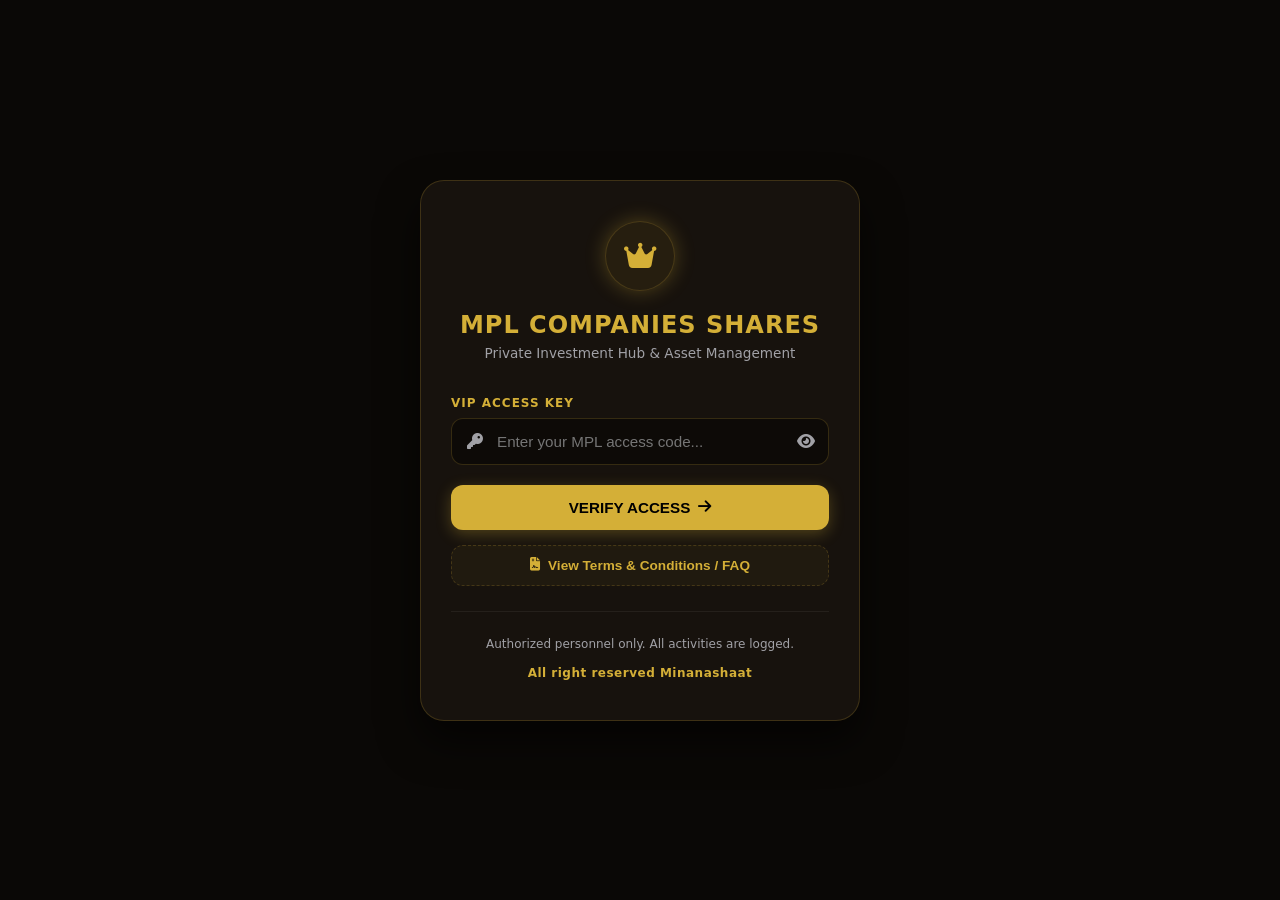
<file: index.html>
<!DOCTYPE html>
<html lang="en">
<head>
    <meta charset="UTF-8">
    <meta name="viewport" content="width=device-width, initial-scale=1.0">
    <title>MPL Companies Shares | Login</title>
    <link rel="stylesheet" href="https://cdnjs.cloudflare.com/ajax/libs/font-awesome/6.4.0/css/all.min.css">
    <style>
        :root {
            --bg-dark: #0a0806;
            --panel-bg: #120e0a;
            --card-bg: rgba(26, 21, 16, 0.85);
            --gold: #d4af37;
            --gold-glow: rgba(212, 175, 55, 0.3);
            --text-main: #f5f5f7;
            --text-muted: #a1a1a6;
            --border: rgba(212, 175, 55, 0.2);
        }

        * { box-sizing: border-box; margin: 0; padding: 0; -webkit-tap-highlight-color: transparent; }
        body { 
            background-color: var(--bg-dark); 
            color: var(--text-main); 
            font-family: system-ui, -apple-system, sans-serif; 
            min-height: 100vh;
            display: flex;
            align-items: center;
            justify-content: center;
            padding: 20px;
        }

        .login-card {
            background: var(--card-bg);
            border: 1px solid var(--border);
            border-radius: 24px;
            padding: 40px 30px;
            width: 100%;
            max-width: 440px;
            text-align: center;
            box-shadow: 0 20px 40px rgba(0, 0, 0, 0.6);
            backdrop-filter: blur(10px);
        }

        .crown-icon {
            width: 70px;
            height: 70px;
            background: rgba(212, 175, 55, 0.08);
            border: 1px solid var(--border);
            border-radius: 50%;
            display: flex;
            align-items: center;
            justify-content: center;
            margin: 0 auto 20px auto;
            color: var(--gold);
            font-size: 1.8rem;
            box-shadow: 0 0 20px var(--gold-glow);
        }

        .brand-title {
            font-size: 1.5rem;
            font-weight: 800;
            color: var(--gold);
            letter-spacing: 1px;
            margin-bottom: 6px;
        }

        .brand-subtitle {
            font-size: 0.85rem;
            color: var(--text-muted);
            margin-bottom: 35px;
        }

        .input-group {
            margin-bottom: 20px;
            text-align: left;
        }

        .input-group label {
            display: block;
            font-size: 0.75rem;
            text-transform: uppercase;
            letter-spacing: 1px;
            color: var(--gold);
            margin-bottom: 8px;
            font-weight: 700;
        }

        .input-wrapper {
            position: relative;
            display: flex;
            align-items: center;
        }

        .input-wrapper i.fa-key {
            position: absolute;
            left: 16px;
            color: var(--text-muted);
            z-index: 2;
        }

        .input-wrapper input {
            width: 100%;
            background: rgba(0, 0, 0, 0.4);
            border: 1px solid var(--border);
            border-radius: 12px;
            padding: 14px 45px 14px 45px;
            color: #fff;
            font-size: 0.95rem;
            outline: none;
            transition: border-color 0.3s ease;
        }

        .input-wrapper input:focus {
            border-color: var(--gold);
            box-shadow: 0 0 10px var(--gold-glow);
        }

        .toggle-password {
            position: absolute;
            right: 14px;
            background: none;
            border: none;
            color: var(--text-muted);
            cursor: pointer;
            font-size: 1rem;
            z-index: 2;
            height: 100%;
            display: flex;
            align-items: center;
        }
        .toggle-password:hover {
            color: var(--gold);
        }

        .btn-verify {
            width: 100%;
            background: var(--gold);
            color: #000;
            border: none;
            padding: 14px;
            border-radius: 12px;
            font-weight: 700;
            font-size: 0.95rem;
            cursor: pointer;
            display: flex;
            align-items: center;
            justify-content: center;
            gap: 8px;
            transition: opacity 0.3s ease, transform 0.2s ease;
            margin-top: 10px;
            box-shadow: 0 4px 15px var(--gold-glow);
        }

        .btn-verify:hover {
            opacity: 0.9;
            transform: translateY(-1px);
        }

        .btn-terms {
            width: 100%;
            background: rgba(212, 175, 55, 0.05);
            border: 1px dashed var(--border);
            color: var(--gold);
            padding: 12px;
            border-radius: 12px;
            font-weight: 600;
            font-size: 0.85rem;
            cursor: pointer;
            display: flex;
            align-items: center;
            justify-content: center;
            gap: 8px;
            margin-top: 15px;
            transition: all 0.3s ease;
            text-decoration: none;
        }

        .btn-terms:hover {
            background: rgba(212, 175, 55, 0.12);
            border-color: var(--gold);
            box-shadow: 0 0 10px rgba(212, 175, 55, 0.15);
        }

        .divider {
            height: 1px;
            background: rgba(255, 255, 255, 0.06);
            margin: 25px 0;
        }

        .footer-note {
            font-size: 0.75rem;
            color: var(--text-muted);
            margin-bottom: 15px;
        }

        .copyright-text {
            font-size: 0.75rem;
            color: var(--gold);
            font-weight: 600;
            letter-spacing: 0.5px;
        }

        .modal-overlay {
            display: none;
            position: fixed;
            top: 0; left: 0; right: 0; bottom: 0;
            background: rgba(0,0,0,0.8);
            backdrop-filter: blur(5px);
            z-index: 3000;
            align-items: center;
            justify-content: center;
            padding: 20px;
        }
        .modal-overlay.active { display: flex; }
        .modal-card {
            background: var(--panel-bg);
            border: 1px solid var(--gold);
            border-radius: 20px;
            max-width: 550px;
            width: 100%;
            max-height: 85vh;
            display: flex;
            flex-direction: column;
            overflow: hidden;
            box-shadow: 0 10px 30px rgba(0,0,0,0.8);
        }
        .modal-header {
            padding: 20px;
            border-bottom: 1px solid var(--border);
            display: flex;
            align-items: center;
            justify-content: space-between;
        }
        .modal-header h3 { color: var(--gold); font-size: 1.1rem; display: flex; align-items: center; gap: 8px; }
        .modal-close { background: none; border: none; color: #fff; font-size: 1.2rem; cursor: pointer; }
        
        .modal-body {
            padding: 20px;
            overflow-y: auto;
            text-align: left;
        }

        .faq-item { 
            background: rgba(0,0,0,0.3); 
            border: 1px solid var(--border); 
            border-radius: 10px; 
            margin-bottom: 12px; 
            overflow: hidden; 
            transition: border-color 0.3s ease; 
        }
        .faq-item:hover { border-color: var(--gold); }
        .faq-question { 
            padding: 14px 16px; 
            font-size: 0.95rem; 
            font-weight: 600; 
            cursor: pointer; 
            display: flex; 
            justify-content: space-between; 
            align-items: center; 
            user-select: none; 
            color: #fff; 
        }
        .faq-question::after { 
            content: '+'; 
            font-size: 1.2rem; 
            color: var(--gold); 
            transition: transform 0.3s ease; 
        }
        .faq-item.active .faq-question::after { 
            transform: rotate(45deg); 
        }
        .faq-answer { 
            max-height: 0; 
            overflow: hidden; 
            transition: max-height 0.3s ease-out, padding 0.3s ease; 
            padding: 0 16px; 
            color: var(--text-muted); 
            line-height: 1.6; 
            font-size: 0.85rem; 
            border-top: 1px solid transparent; 
        }
        .faq-item.active .faq-answer { 
            max-height: 300px; 
            padding: 14px 16px; 
            border-top-color: var(--border); 
        }
    </style>
</head>
<body>

    <div class="login-card">
        <div class="crown-icon">
            <i class="fa-solid fa-crown"></i>
        </div>
        
        <div class="brand-title">MPL COMPANIES SHARES</div>
        <div class="brand-subtitle">Private Investment Hub & Asset Management</div>

        <div class="input-group">
            <label>VIP Access Key</label>
            <div class="input-wrapper">
                <i class="fa-solid fa-key"></i>
                <input type="password" id="access-code" placeholder="Enter your MPL access code...">
                <button type="button" class="toggle-password" onclick="togglePasswordVisibility()">
                    <i class="fa-solid fa-eye" id="eye-icon"></i>
                </button>
            </div>
        </div>

        <button class="btn-verify" onclick="verifyAccess()">
            <span>VERIFY ACCESS</span>
            <i class="fa-solid fa-arrow-right"></i>
        </button>

        <button class="btn-terms" onclick="openTermsModal()">
            <i class="fa-solid fa-file-contract"></i>
            <span>View Terms & Conditions / FAQ</span>
        </button>

        <div class="divider"></div>

        <div class="footer-note">Authorized personnel only. All activities are logged.</div>
        
        <div>
            <div class="copyright-text">All right reserved Minanashaat</div>
        </div>
    </div>

    <div class="modal-overlay" id="termsModal">
        <div class="modal-card">
            <div class="modal-header">
                <h3><i class="fa-solid fa-file-contract"></i> Terms & Conditions / FAQ</h3>
                <button class="modal-close" onclick="closeTermsModal()"><i class="fa-solid fa-xmark"></i></button>
            </div>
            <div class="modal-body">
                <div class="faq-item">
                    <div class="faq-question">1. How many shares are available?</div>
                    <div class="faq-answer">The company consists of a total of 120 shares, and only 60 shares are offered for sale to investors.</div>
                </div>
                <div class="faq-item">
                    <div class="faq-question">2. What are the benefits of being a top shareholder? (Top 3 Managers)</div>
                    <div class="faq-answer">The top 3 shareholders holding the highest number of shares in the company will be granted Manager status, giving them special authority and involvement in the company's strategic decisions.</div>
                </div>
                <div class="faq-item">
                    <div class="faq-question">3. How do dividend payouts work, and are there any fees?</div>
                    <div class="faq-answer">Profits are transferred on a monthly basis. The net profit per share will have a 7% bank transfer fee deducted from it before the final amount is sent to the shareholder.</div>
                </div>
                <div class="faq-item">
                    <div class="faq-question">4. Can I get a refund or return my shares directly to the company?</div>
                    <div class="faq-answer">No, the company does not offer cash refunds or buy back shares directly. Once shares are purchased, they cannot be returned for cash. If you wish to exit the company or liquidate your investment, you can freely sell your shares to other players through the platform's internal shares market.</div>
                </div>
                <div class="faq-item">
                    <div class="faq-question">5. Will I have access to financial reports?</div>
                    <div class="faq-answer">Yes! Every shareholder receives access to a dedicated dashboard to track revenues, expenses, and profits in real time.</div>
                </div>
                <div class="faq-item">
                    <div class="faq-question">6. Can I sell my shares?</div>
                    <div class="faq-answer">Yes, you can freely buy and sell your shares through the platform's internal shares market whenever you want.</div>
                </div>
                <div class="faq-item">
                    <div class="faq-question">7. Are profits guaranteed?</div>
                    <div class="faq-answer">Profits depend entirely on the company's actual market performance and operational success; therefore, returns can vary from month to month.</div>
                </div>
            </div>
        </div>
    </div>

    <script>
        const SPREADSHEET_BASE = "https://docs.google.com/spreadsheets/d/11-u2UCKiW1VmYhm3X8MhD_f4PhyfdXi0DtJG41zdHT8/gviz/tq?tqx=out:json";

        function togglePasswordVisibility() {
            const input = document.getElementById('access-code');
            const eye = document.getElementById('eye-icon');
            if (input.type === 'password') {
                input.type = 'text';
                eye.classList.remove('fa-eye');
                eye.classList.add('fa-eye-slash');
            } else {
                input.type = 'password';
                eye.classList.remove('fa-eye-slash');
                eye.classList.add('fa-eye');
            }
        }

        function openTermsModal() {
            document.getElementById('termsModal').classList.add('active');
        }

        function closeTermsModal() {
            document.getElementById('termsModal').classList.remove('active');
        }

        window.onclick = function(event) {
            const modal = document.getElementById('termsModal');
            if (event.target === modal) {
                closeTermsModal();
            }
        }

        document.addEventListener("DOMContentLoaded", () => {
            const faqItems = document.querySelectorAll('.faq-item');
            faqItems.forEach(item => {
                const question = item.querySelector('.faq-question');
                question.addEventListener('click', () => {
                    faqItems.forEach(otherItem => {
                        if (otherItem !== item) {
                            otherItem.classList.remove('active');
                        }
                    });
                    item.classList.toggle('active');
                });
            });
        });

        async function verifyAccess() {
            const code = document.getElementById('access-code').value.trim();
            if (!code) return alert("Please enter your access code.");
            
            // التحقق من كود الأدمن أو الكود العام الافتراضي MPL2026
            if (code === "MOCCA2026ADMIN" || code === "MPL2026") {
                localStorage.setItem('mocha_auth', 'true');
                localStorage.setItem('user_role', code === "MOCCA2026ADMIN" ? 'admin' : 'investor');
                if(code === "MPL2026") {
                    localStorage.setItem('investor_name', 'General Access');
                    localStorage.setItem('investor_shares', '0');
                }
                window.location.href = 'dashboard.html';
                return;
            }

            try {
                const res = await fetch(`${SPREADSHEET_BASE}&sheet=Investors`);
                const text = await res.text();
                const json = JSON.parse(text.substr(47).slice(0, -2));
                
                let found = false;
                if(json.table && json.table.rows) {
                    json.table.rows.forEach((r, i) => {
                        if(i > 0 && r.c) {
                            const name = r.c[0] ? r.c[0].v : "";
                            const key = r.c[2] ? String(r.c[2].v) : "";
                            const shares = r.c[1] ? r.c[1].v : 0;
                            
                            if(key === code) {
                                found = true;
                                localStorage.setItem('mocha_auth', 'true');
                                localStorage.setItem('user_role', 'investor');
                                localStorage.setItem('investor_name', name);
                                localStorage.setItem('investor_shares', shares);
                            }
                        }
                    });
                }

                if(found) {
                    window.location.href = 'dashboard.html';
                } else {
                    alert("Invalid Access Code. Please check your key.");
                }
            } catch(e) {
                alert("Connection error while verifying access key.");
            }
        }
    </script>
</body>
</html>
</file>
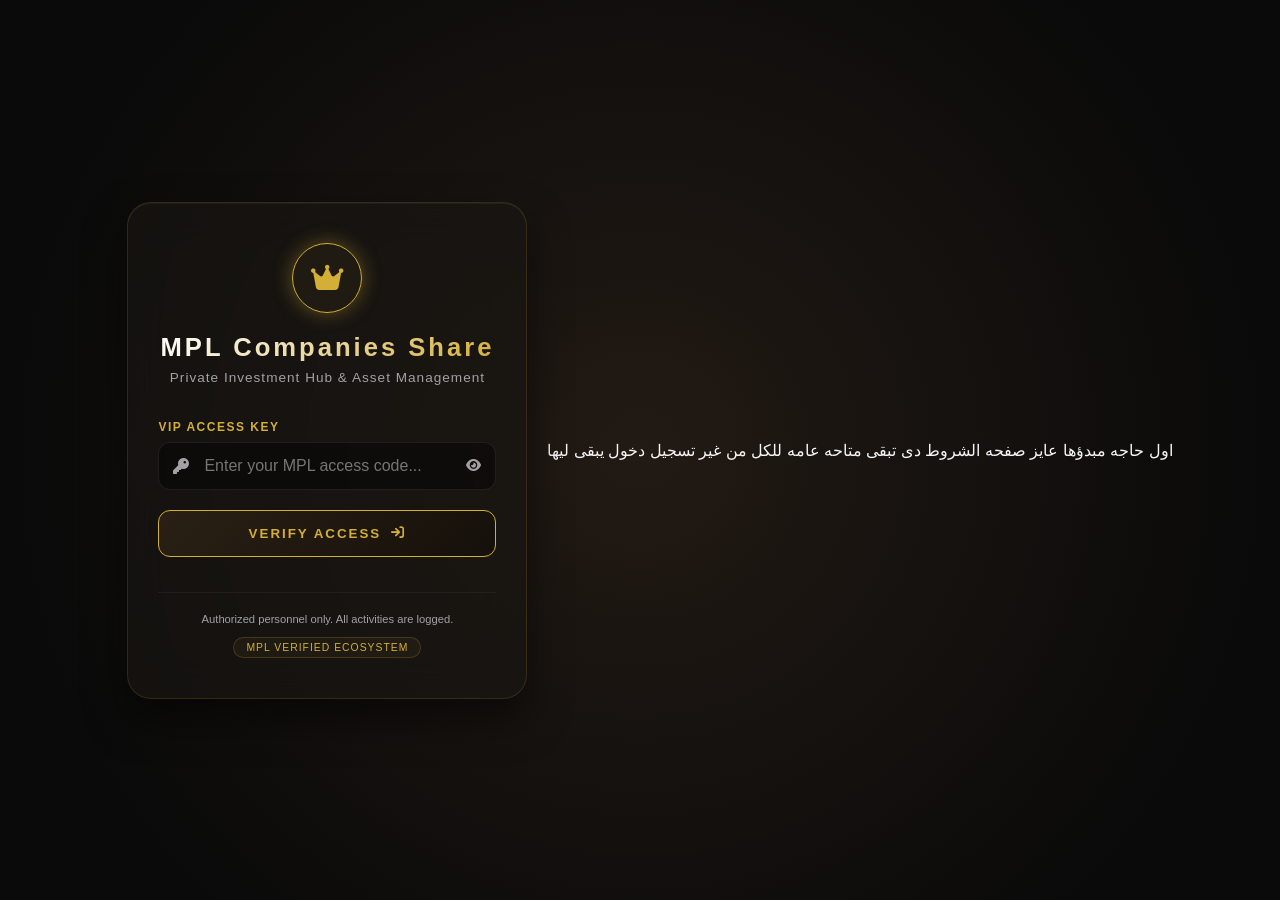
<file: index1.html>
<!DOCTYPE html>
<html lang="en">
<head>
    <meta charset="UTF-8">
    <meta name="viewport" content="width=device-width, initial-scale=1.0">
    <title>MPL Companies Share| Premium Access</title>
    <link rel="stylesheet" href="https://cdnjs.cloudflare.com/ajax/libs/font-awesome/6.4.0/css/all.min.css">
    <link rel="stylesheet" href="assets/css/style.css">
    <link rel="stylesheet" href="assets/css/animations.css">
    
    <style>
        .loading-screen {
            position: fixed;
            top: 0;
            left: 0;
            width: 100%;
            height: 100%;
            background: #0f0c0a;
            display: flex;
            justify-content: center;
            align-items: center;
            z-index: 9999;
            transition: opacity 0.5s ease;
        }
        .loading-screen.fade-out {
            opacity: 0;
            pointer-events: none;
        }
    </style>
</head>
<body>

    <div id="loading-screen" class="loading-screen">
        <div class="loader">
            <div class="spinner"></div>
            <p class="loading-text">Securing Connection...</p>
        </div>
    </div>

    <div class="bg-overlay"></div>

    <main class="login-container">
        <div class="login-card">
            <div class="login-header">
                <div class="logo-wrapper">
                    <i class="fa-solid fa-crown gold-glow"></i>
                </div>
                <h1>MPL Companies Share</h1>
                <p class="subtitle">Private Investment Hub & Asset Management</p>
            </div>

            <form id="login-form" onsubmit="handleLogin(event)">
                <div class="input-group">
                    <label for="access-key">VIP ACCESS KEY</label>
                    <div class="input-wrapper">
                        <i class="fa-solid fa-key input-icon"></i>
                        <input 
                            type="password" 
                            id="access-key" 
                            placeholder="Enter your MPL access code..." 
                            required
                        >
                        <button type="button" id="toggle-password" onclick="togglePass()">
                            <i class="fa-solid fa-eye"></i>
                        </button>
                    </div>
                </div>

                <div id="error-message" class="error-message" style="display: none; color: #ff453a; margin: 10px 0; font-size: 0.9rem;">
                    <i class="fa-solid fa-triangle-exclamation"></i> Invalid Access Key. Try again.
                </div>

                <button type="submit" class="btn-submit">
                    <span>VERIFY ACCESS</span>
                    <i class="fa-solid fa-arrow-right-to-bracket"></i>
                </button>
            </form>

            <div class="login-footer">
                <p>Authorized personnel only. All activities are logged.</p>
                <div class="mpl-badge">MPL Verified Ecosystem</div>
            </div>
        </div>
    </main>

    <script>
        const BASE_URL = "https://docs.google.com/spreadsheets/d/11-u2UCKiW1VmYhm3X8MhD_f4PhyfdXi0DtJG41zdHT8/gviz/tq?tqx=out:json";

        function hideLoader() {
            const loader = document.getElementById('loading-screen');
            if (loader) {
                loader.classList.add('fade-out');
                setTimeout(() => { loader.style.display = 'none'; }, 500);
            }
        }

        window.addEventListener('load', hideLoader);
        setTimeout(hideLoader, 1000);

        function togglePass() {
            const passInput = document.getElementById('access-key');
            const eyeIcon = document.querySelector('#toggle-password i');
            if (passInput.type === "password") {
                passInput.type = "text";
                eyeIcon.classList.remove('fa-eye');
                eyeIcon.classList.add('fa-eye-slash');
            } else {
                passInput.type = "password";
                eyeIcon.classList.remove('fa-eye-slash');
                eyeIcon.classList.add('fa-eye');
            }
        }

        async function handleLogin(e) {
            e.preventDefault();
            
            const codeInput = document.getElementById('access-key').value.trim();
            const errDiv = document.getElementById('error-message');
            const btn = document.querySelector('.btn-submit span');
            
            errDiv.style.display = 'none';
            btn.innerText = "AUTHENTICATING...";

            // الكود العام الموحد (MPL2026)
            if(codeInput === "MPL2026") { 
                localStorage.setItem('mocha_auth', 'true');
                localStorage.setItem('user_role', 'public');
                btn.innerText = "ACCESS GRANTED";
                window.location.href = 'dashboard.html';
                return;
            }

            try {
                // سحب بيانات الملاك والأدمن من شيت Investors
                const response = await fetch(BASE_URL + "&sheet=Investors&nocache=" + new Date().getTime());
                const text = await response.text();
                const json = JSON.parse(text.substr(47).slice(0, -2));
                const rows = json.table.rows;

                let authUser = null;

                // الفحص والتحقق من الأكواد
                for (let i = 1; i < rows.length; i++) {
                    const row = rows[i];
                    if (row && row.c && row.c[2]) {
                        const sheetCode = row.c[2].v ? row.c[2].v.toString().trim() : "";
                        
                        if (sheetCode === codeInput) {
                            // 🔍 إذا كان الكود في الصف الثالث (i = 2 تعني الصف الثالث لأن العد يبدأ من 0)
                            // وبما أننا نتخطى الهيدر فـ i = 2 هي بالضبط الخلية C3 في الشيت
                            if (i === 2) {
                                authUser = {
                                    role: 'admin',
                                    name: 'System Admin',
                                    shares: 0
                                };
                            } else {
                                authUser = {
                                    role: 'investor',
                                    name: row.c[0] ? row.c[0].v : "Investor",
                                    shares: row.c[1] ? parseFloat(row.c[1].v || 0) : 0
                                };
                            }
                            break;
                        }
                    }
                }

                if (authUser) {
                    // تخزين البيانات والصلاحية المحددة بناءً على مكان الكود في الشيت
                    localStorage.setItem('mocha_auth', 'true');
                    localStorage.setItem('user_role', authUser.role);
                    localStorage.setItem('investor_name', authUser.name);
                    localStorage.setItem('investor_shares', authUser.shares);
                    
                    btn.innerText = "ACCESS GRANTED";
                    window.location.href = 'dashboard.html';
                } else {
                    btn.innerText = "VERIFY ACCESS";
                    errDiv.style.display = 'block';
                }
            } catch (err) {
                console.error("Auth System Error:", err);
                btn.innerText = "VERIFY ACCESS";
                alert("❌ حدث خطأ أثناء الاتصال بقاعدة البيانات.");
            }
        }
    </script>
</body>
</html>




اول حاجه مبدؤها عايز صفحه الشروط دى تبقى متاحه عامه للكل من غير تسجيل دخول يبقى ليها
</file>
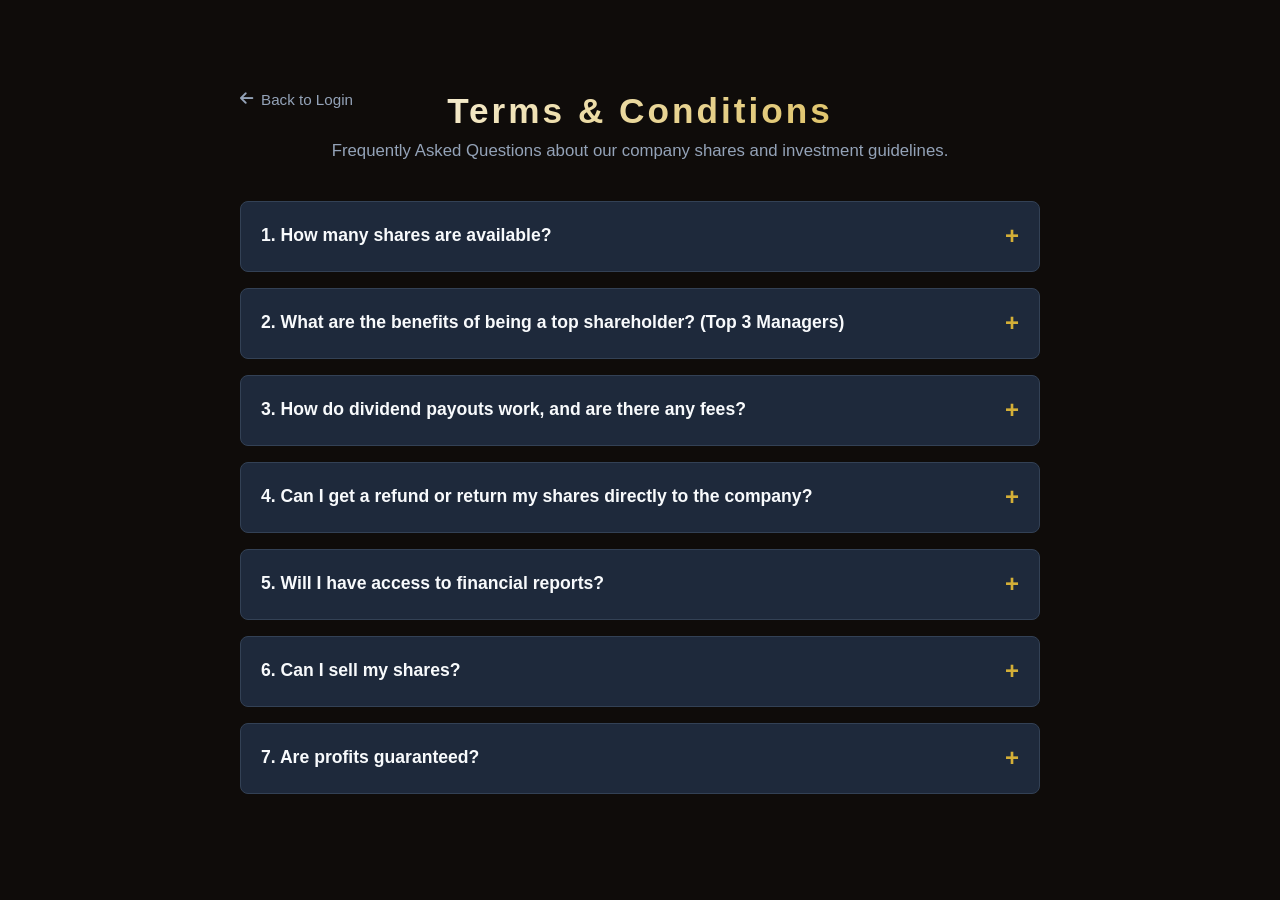
<file: terms.html>
<!DOCTYPE html>
<html lang="en">
<head>
    <meta charset="UTF-8">
    <meta name="viewport" content="width=device-width, initial-scale=1.0">
    <title>Terms & Conditions / FAQ | Mocha Enterprise</title>
    <link rel="stylesheet" href="https://cdnjs.cloudflare.com/ajax/libs/font-awesome/6.4.0/css/all.min.css">
    <link rel="stylesheet" href="assets/css/style.css">
    <link rel="stylesheet" href="assets/css/animations.css">
    
    <style>
        :root {
            --bg-color: #0f0c0a;
            --card-bg: #1e293b;
            --text-color: #f8fafc;
            --text-muted: #94a3b8;
            --accent-color: #d4af37; /* لون ذهبي يتناسب مع Mocha Enterprise */
            --border-color: #334155;
        }

        body {
            font-family: 'Segoe UI', Tahoma, Geneva, Verdana, sans-serif;
            background-color: var(--bg-color);
            color: var(--text-color);
            margin: 0;
            padding: 40px 20px;
            display: flex;
            justify-content: center;
        }

        .container {
            width: 100%;
            max-width: 800px;
        }

        header {
            text-align: center;
            margin-bottom: 40px;
            position: relative;
        }

        .back-btn {
            position: absolute;
            top: 0;
            left: 0;
            color: var(--text-muted);
            text-decoration: none;
            display: flex;
            align-items: center;
            gap: 8px;
            font-size: 0.95rem;
            transition: color 0.3s;
        }

        .back-btn:hover {
            color: var(--accent-color);
        }

        header h1 {
            font-size: 2.2rem;
            color: var(--accent-color);
            margin-bottom: 10px;
        }

        header p {
            color: var(--text-muted);
            font-size: 1.05rem;
        }

        .faq-item {
            background-color: var(--card-bg);
            border: 1px solid var(--border-color);
            border-radius: 8px;
            margin-bottom: 16px;
            overflow: hidden;
            transition: border-color 0.3s ease;
        }

        .faq-item:hover {
            border-color: var(--accent-color);
        }

        .faq-question {
            padding: 20px;
            font-size: 1.1rem;
            font-weight: 600;
            cursor: pointer;
            display: flex;
            justify-content: space-between;
            align-items: center;
            user-select: none;
        }

        .faq-question::after {
            content: '+';
            font-size: 1.5rem;
            color: var(--accent-color);
            transition: transform 0.3s ease;
        }

        .faq-item.active .faq-question::after {
            transform: rotate(45deg);
        }

        .faq-answer {
            max-height: 0;
            overflow: hidden;
            transition: max-height 0.3s ease-out, padding 0.3s ease;
            padding: 0 20px;
            color: var(--text-muted);
            line-height: 1.6;
            border-top: 1px solid transparent;
        }

        .faq-item.active .faq-answer {
            max-height: 300px;
            padding: 20px;
            border-top-color: var(--border-color);
        }
    </style>
</head>
<body>

    <div class="container">
        <header>
            <a href="index.html" class="back-btn"><i class="fa-solid fa-arrow-left"></i> Back to Login</a>
            <h1>Terms & Conditions</h1>
            <p>Frequently Asked Questions about our company shares and investment guidelines.</p>
        </header>

        <div class="faq-container">
            <!-- Item 1 -->
            <div class="faq-item">
                <div class="faq-question">1. How many shares are available?</div>
                <div class="faq-answer">The company consists of a total of 120 shares, and only 60 shares are offered for sale to investors.</div>
            </div>

            <!-- Item 2 -->
            <div class="faq-item">
                <div class="faq-question">2. What are the benefits of being a top shareholder? (Top 3 Managers)</div>
                <div class="faq-answer">The top 3 shareholders holding the highest number of shares in the company will be granted Manager status, giving them special authority and involvement in the company's strategic decisions.</div>
            </div>

            <!-- Item 3 -->
            <div class="faq-item">
                <div class="faq-question">3. How do dividend payouts work, and are there any fees?</div>
                <div class="faq-answer">Profits are transferred on a monthly basis. The net profit per share will have a 7% bank transfer fee deducted from it before the final amount is sent to the shareholder.</div>
            </div>

            <!-- Item 4 -->
            <div class="faq-item">
                <div class="faq-question">4. Can I get a refund or return my shares directly to the company?</div>
                <div class="faq-answer">No, the company does not offer cash refunds or buy back shares directly. Once shares are purchased, they cannot be returned for cash. If you wish to exit the company or liquidate your investment, you can freely sell your shares to other players through the platform's internal shares market.</div>
            </div>

            <!-- Item 5 -->
            <div class="faq-item">
                <div class="faq-question">5. Will I have access to financial reports?</div>
                <div class="faq-answer">Yes! Every shareholder receives access to a dedicated dashboard to track revenues, expenses, and profits in real time.</div>
            </div>

            <!-- Item 6 -->
            <div class="faq-item">
                <div class="faq-question">6. Can I sell my shares?</div>
                <div class="faq-answer">Yes, you can freely buy and sell your shares through the platform's internal shares market whenever you want.</div>
            </div>

            <!-- Item 7 -->
            <div class="faq-item">
                <div class="faq-question">7. Are profits guaranteed?</div>
                <div class="faq-answer">Profits depend entirely on the company's actual market performance and operational success; therefore, returns can vary from month to month.</div>
            </div>
        </div>
    </div>

    <script>
        const faqItems = document.querySelectorAll('.faq-item');

        faqItems.forEach(item => {
            const question = item.querySelector('.faq-question');
            question.addEventListener('click', () => {
                faqItems.forEach(otherItem => {
                    if (otherItem !== item) {
                        otherItem.classList.remove('active');
                    }
                });
                item.classList.toggle('active');
            });
        });
    </script>

</body>
</html>
</file>
<file: assets/css/style.css>
/* 🎨 المتغيرات الأساسية للألوان الفخمة */
:root {
    --bg-dark: #0a0a0a;
    --card-bg: rgba(26, 22, 19, 0.65); /* تأثير زجاجي مع لمحة موكا */
    --gold: #d4af37;
    --gold-glow: rgba(212, 175, 55, 0.4);
    --text-main: #f5f5f7;
    --text-muted: #a1a1a6;
    --border-color: rgba(212, 175, 55, 0.15);
}

* {
    margin: 0;
    padding: 0;
    box-sizing: border-box;
    font-family: -apple-system, BlinkMacSystemFont, "Segoe UI", Roboto, sans-serif;
}

body {
    background-color: var(--bg-dark);
    color: var(--text-main);
    min-height: 100vh;
    display: flex;
    justify-content: center;
    align-items: center;
    overflow: hidden;
}

/* 🌌 تأثير الخلفية السينمائي */
.bg-overlay {
    position: fixed;
    top: 0;
    left: 0;
    width: 100%;
    height: 100%;
    background: radial-gradient(circle at 50% 50%, #221a14 0%, #0a0a0a 80%);
    z-index: -1;
}

/* ⏳ شاشة التحميل (Loading Screen) */
.loading-screen {
    position: fixed;
    top: 0;
    left: 0;
    width: 100%;
    height: 100%;
    background-color: var(--bg-dark);
    z-index: 9999;
    display: flex;
    justify-content: center;
    align-items: center;
    transition: opacity 0.5s ease, visibility 0.5s ease;
}

.spinner {
    width: 50px;
    height: 50px;
    border: 3px solid rgba(212, 175, 55, 0.1);
    border-top: 3px solid var(--gold);
    border-radius: 50%;
    animation: spin 1s linear infinite;
    margin: 0 auto 20px;
    box-shadow: 0 0 15px var(--gold-glow);
}

.loading-text {
    color: var(--gold);
    letter-spacing: 2px;
    font-size: 0.9rem;
    text-transform: uppercase;
}

/* 🔒 كارت تسجيل الدخول الزجاجي */
.login-container {
    padding: 20px;
    width: 100%;
    max-width: 440px;
    z-index: 10;
}

.login-card {
    background: var(--card-bg);
    backdrop-filter: blur(20px);
    -webkit-backdrop-filter: blur(20px);
    border: 1px solid var(--border-color);
    border-radius: 24px;
    padding: 40px 30px;
    box-shadow: 0 20px 40px rgba(0, 0, 0, 0.5), inset 0 1px 0 rgba(255, 255, 255, 0.05);
    text-align: center;
}

/* اللوجو والهيدر */
.logo-wrapper {
    width: 70px;
    height: 70px;
    background: rgba(212, 175, 55, 0.05);
    border: 1px solid var(--gold);
    border-radius: 50%;
    display: flex;
    justify-content: center;
    align-items: center;
    margin: 0 auto 20px;
    font-size: 1.8rem;
    color: var(--gold);
    box-shadow: 0 0 20px var(--gold-glow);
}

h1 {
    font-size: 1.6rem;
    font-weight: 700;
    letter-spacing: 3px;
    margin-bottom: 8px;
    background: linear-gradient(135deg, #fff 0%, #d4af37 100%);
    -webkit-background-clip: text;
    -webkit-text-fill-color: transparent;
}

.subtitle {
    color: var(--text-muted);
    font-size: 0.85rem;
    letter-spacing: 1px;
    margin-bottom: 35px;
}

/* خانات الإدخال */
.input-group {
    text-align: left;
    margin-bottom: 20px;
}

.input-group label {
    display: block;
    color: var(--gold);
    font-size: 0.75rem;
    font-weight: 600;
    letter-spacing: 1.5px;
    margin-bottom: 8px;
}

.input-wrapper {
    position: relative;
    display: flex;
    align-items: center;
}

.input-icon {
    position: absolute;
    left: 15px;
    color: var(--text-muted);
    font-size: 1rem;
}

#access-key {
    width: 100%;
    padding: 14px 45px;
    background: rgba(0, 0, 0, 0.4);
    border: 1px solid rgba(255, 255, 255, 0.08);
    border-radius: 12px;
    color: #fff;
    font-size: 1rem;
    transition: all 0.3s ease;
}

#access-key:focus {
    outline: none;
    border-color: var(--gold);
    box-shadow: 0 0 10px rgba(212, 175, 55, 0.2);
}

#toggle-password {
    position: absolute;
    right: 15px;
    background: none;
    border: none;
    color: var(--text-muted);
    cursor: pointer;
}

/* زر الدخول الفاخر */
.btn-submit {
    width: 100%;
    padding: 15px;
    background: linear-gradient(135deg, #2a2015 0%, #15100a 100%);
    border: 1px solid var(--gold);
    border-radius: 12px;
    color: var(--gold);
    font-weight: 600;
    letter-spacing: 2px;
    cursor: pointer;
    display: flex;
    justify-content: center;
    align-items: center;
    gap: 10px;
    transition: all 0.3s ease;
}

.btn-submit:hover {
    background: linear-gradient(135deg, var(--gold) 0%, #aa8416 100%);
    color: #000;
    box-shadow: 0 0 20px var(--gold-glow);
}

/* رسائل الخطأ والفوتر */
.error-message {
    display: none;
    color: #ff453a;
    font-size: 0.8rem;
    margin-bottom: 15px;
    text-align: left;
}

.login-footer {
    margin-top: 35px;
    border-top: 1px solid rgba(255, 255, 255, 0.05);
    padding-top: 20px;
}

.login-footer p {
    font-size: 0.7rem;
    color: var(--text-muted);
    margin-bottom: 12px;
}

.mpl-badge {
    display: inline-block;
    padding: 4px 12px;
    background: rgba(212, 175, 55, 0.05);
    border: 1px solid rgba(212, 175, 55, 0.2);
    border-radius: 20px;
    font-size: 0.65rem;
    color: var(--gold);
    text-transform: uppercase;
    letter-spacing: 1px;
}

/* 🔄 الأنيميشن الأساسي للشاشة */
@keyframes spin {
    0% { transform: rotate(0deg); }
    100% { transform: rotate(360deg); }
}
</file>
<file: assets/css/animations.css>
@keyframes fadeInUp {
    from {
        opacity: 0;
        transform: translateY(20px);
    }
    to {
        opacity: 1;
        transform: translateY(0);
    }
}

.login-card {
    animation: fadeInUp 0.8s cubic-bezier(0.16, 1, 0.3, 1) forwards;
}
</file>
